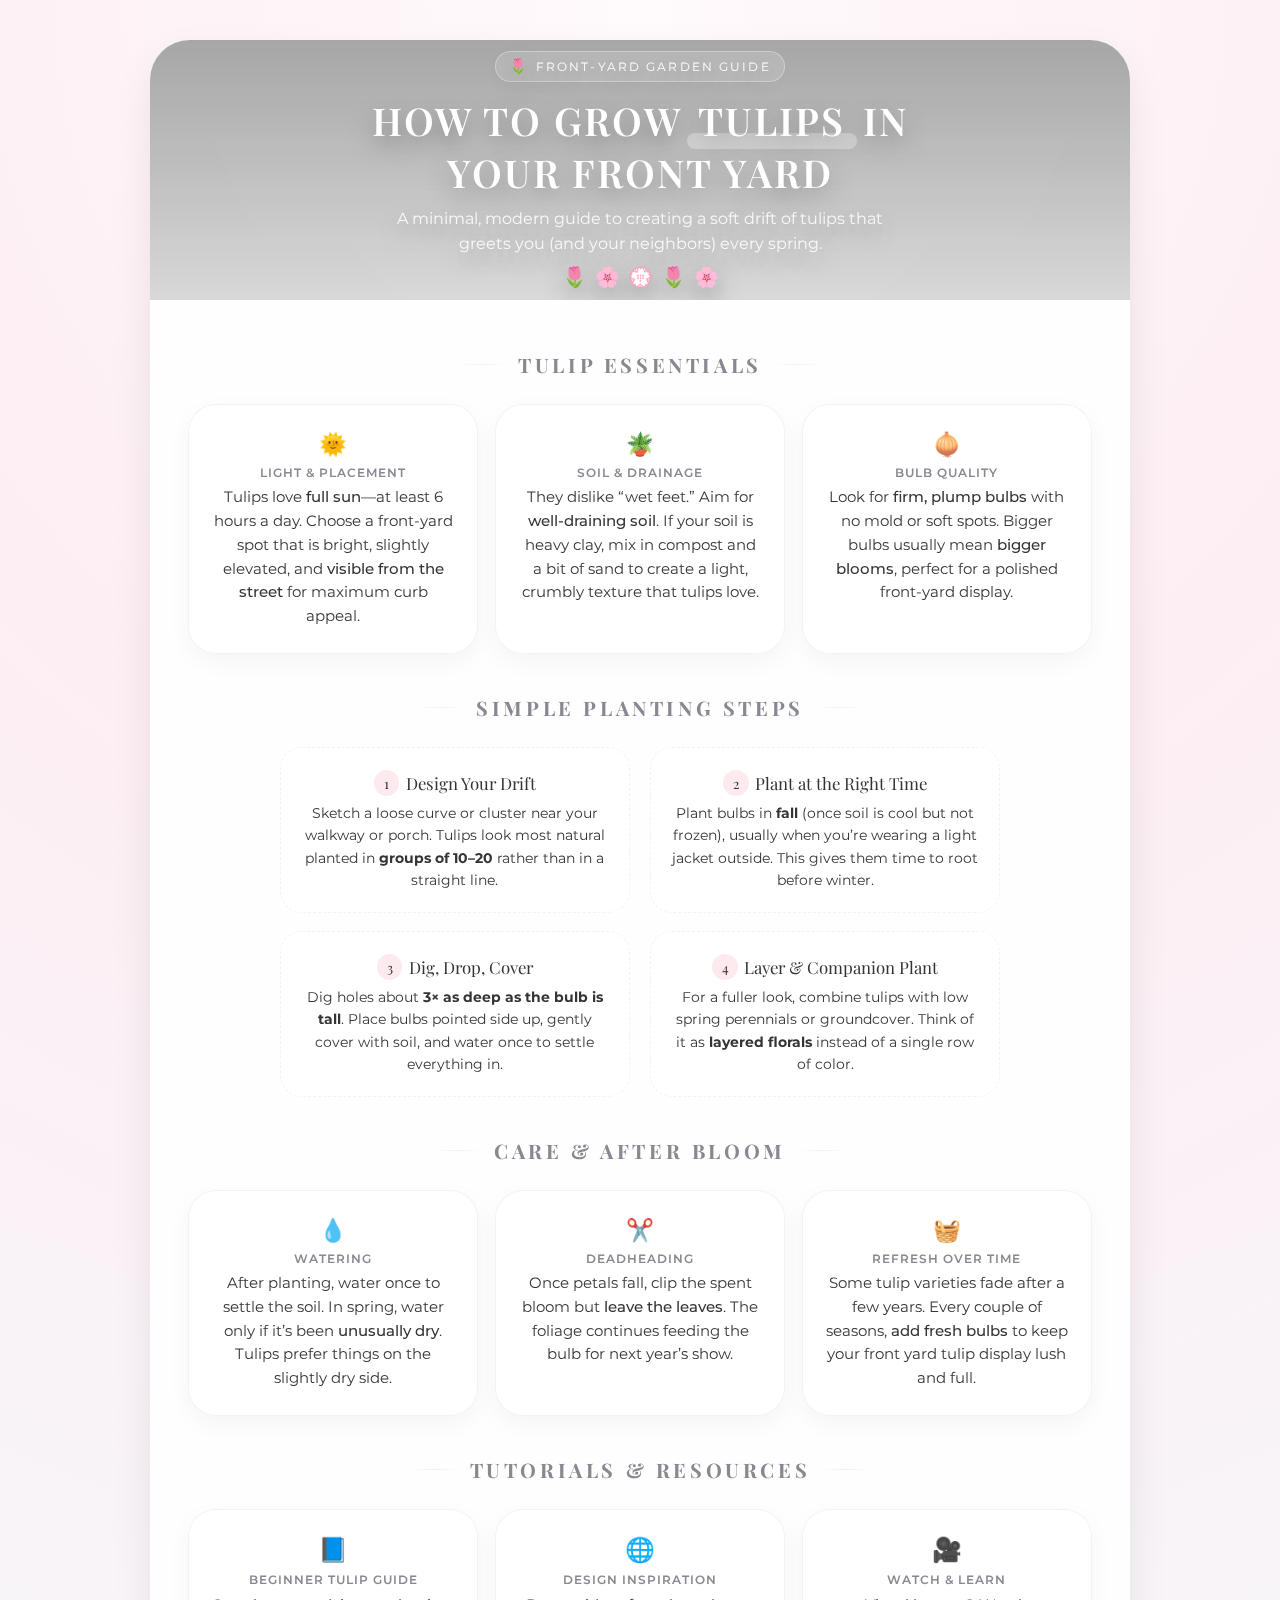
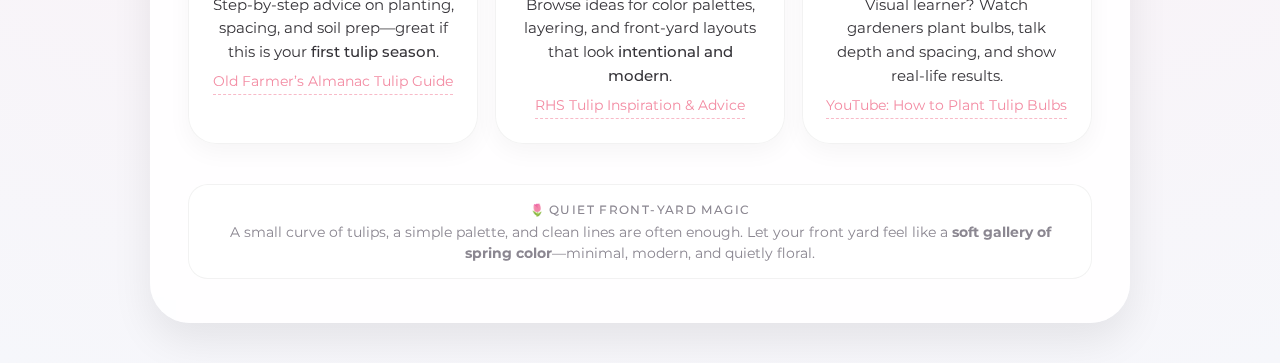
<file: html/flowers.html>
<!DOCTYPE html>
<html lang="en">
<head>
  <meta charset="UTF-8" />
  <title>Growing Tulips in Your Front Yard</title>
  <meta name="viewport" content="width=device-width, initial-scale=1" />

  <!-- Google Fonts -->
  <link href="https://fonts.googleapis.com/css2?family=Playfair+Display:wght@500;700&family=Montserrat:wght@300;400;500&display=swap" rel="stylesheet" />

  <style>
    :root {
      --bg: #fdf7f9;
      --accent: #f38ca3;
      --accent-soft: rgba(243, 140, 163, 0.18);
      --text: #353338;
      --muted: #8b8791;
      --card-bg: rgba(255, 255, 255, 0.95);
      --border-soft: rgba(0, 0, 0, 0.05);
      --shadow-soft: 0 18px 40px rgba(0, 0, 0, 0.08);
      --radius-xl: 28px;
    }

    * {
      box-sizing: border-box;
      margin: 0;
      padding: 0;
    }

    body {
      font-family: "Montserrat", system-ui, -apple-system, BlinkMacSystemFont, "Segoe UI", sans-serif;
      background: radial-gradient(circle at top, #fffafc 0%, #fdeef3 40%, #f6f7fb 100%);
      color: var(--text);
      text-align: center;
      min-height: 100vh;
      display: flex;
      justify-content: center;
      align-items: center;
      padding: 2.5rem 1.5rem;
    }

    .page {
      max-width: 980px;
      width: 100%;
      border-radius: 40px;
      overflow: hidden;
      box-shadow: var(--shadow-soft);
      background: rgba(255, 255, 255, 0.9);
      backdrop-filter: blur(10px);
    }

    .inner {
      padding: 2.6rem 2.4rem 2.8rem;
      display: flex;
      flex-direction: column;
      gap: 2.5rem;
    }

    /* HERO HEADER WITH TULIP IMAGE */
    .hero {
      position: relative;
      height: 260px;
      display: flex;
      align-items: center;
      justify-content: center;
      color: #fff;
      text-shadow: 0 10px 25px rgba(0, 0, 0, 0.35);
      overflow: hidden;
    }

    .hero-media {
      position: absolute;
      inset: 0;
      background-image: url("https://images.pexels.com/photos/36764/spring-tulips-flowers-nature.jpg?auto=compress&cs=tinysrgb&w=1600");
      background-size: cover;
      background-position: center;
      filter: brightness(0.7);
      transform: scale(1.02);
    }

    .hero::before {
      content: "";
      position: absolute;
      inset: 0;
      background: linear-gradient(to bottom, rgba(0, 0, 0, 0.35), rgba(0, 0, 0, 0.15));
      mix-blend-mode: multiply;
    }

    .hero-content {
      position: relative;
      z-index: 1;
      max-width: 640px;
      padding: 1.5rem 2rem;
    }

    .pill {
      display: inline-flex;
      align-items: center;
      justify-content: center;
      gap: 0.4rem;
      padding: 0.35rem 0.85rem;
      border-radius: 999px;
      background: rgba(255, 255, 255, 0.15);
      border: 1px solid rgba(255, 255, 255, 0.32);
      font-size: 0.78rem;
      letter-spacing: 0.17em;
      text-transform: uppercase;
      margin-bottom: 0.75rem;
    }

    .pill .icon {
      font-size: 0.9rem;
    }

    h1 {
      font-family: "Playfair Display", "Times New Roman", serif;
      font-size: clamp(2.2rem, 3vw, 2.8rem);
      letter-spacing: 0.06em;
      text-transform: uppercase;
      font-weight: 600;
      margin-bottom: 0.5rem;
    }

    h1 span.highlight {
      position: relative;
      display: inline-block;
      padding: 0 0.15em;
    }

    h1 span.highlight::after {
      content: "";
      position: absolute;
      inset: 75% -5px -3px;
      background: rgba(255, 255, 255, 0.32);
      border-radius: 999px;
      z-index: -1;
    }

    .subtitle {
      font-size: 0.98rem;
      color: rgba(255, 255, 255, 0.88);
      max-width: 540px;
      margin: 0 auto;
      line-height: 1.6;
    }

    .hero-icons {
      display: flex;
      justify-content: center;
      gap: 0.5rem;
      font-size: 1.25rem;
      margin-top: 0.6rem;
    }

    /* MAIN CONTENT */
    .content {
      display: flex;
      flex-direction: column;
      gap: 2.5rem;
      margin-top: 0.6rem;
    }

    section {
      display: flex;
      flex-direction: column;
      gap: 1.6rem;
    }

    .section-title {
      font-family: "Playfair Display", "Times New Roman", serif;
      font-size: 1.25rem;
      text-transform: uppercase;
      letter-spacing: 0.18em;
      color: var(--muted);
      display: inline-flex;
      align-items: center;
      justify-content: center;
      gap: 0.7rem;
    }

    .section-title::before,
    .section-title::after {
      content: "";
      height: 1px;
      width: 48px;
      background: linear-gradient(to right, transparent, var(--accent-soft), transparent);
    }

    .cards {
      display: grid;
      grid-template-columns: repeat(auto-fit, minmax(230px, 1fr));
      gap: 1.1rem;
    }

    .card {
      background: var(--card-bg);
      border-radius: var(--radius-xl);
      padding: 1.6rem 1.4rem 1.5rem;
      border: 1px solid var(--border-soft);
      box-shadow: 0 8px 24px rgba(0, 0, 0, 0.04);
      position: relative;
      overflow: hidden;
    }

    .card::before {
      content: "";
      position: absolute;
      inset: -40%;
      background-image: url("https://images.pexels.com/photos/3520962/pexels-photo-3520962.jpeg?auto=compress&cs=tinysrgb&w=800");
      background-size: cover;
      background-position: center;
      opacity: 0.06;
      mix-blend-mode: soft-light;
      pointer-events: none;
    }

    .card-inner {
      position: relative;
      z-index: 1;
    }

    .card-icon {
      font-size: 1.4rem;
      margin-bottom: 0.4rem;
    }

    .card-title {
      font-weight: 600;
      margin-bottom: 0.4rem;
      letter-spacing: 0.08em;
      text-transform: uppercase;
      font-size: 0.78rem;
      color: var(--muted);
    }

    .card-text {
      font-size: 0.93rem;
      line-height: 1.6;
    }

    .card-text strong {
      font-weight: 500;
    }

    /* LINKS INSIDE CARDS */
    .card-text a {
      display: inline-block;
      margin-top: 0.3rem;
      font-size: 0.9rem;
      text-decoration: none;
      color: var(--accent);
      border-bottom: 1px dashed rgba(243, 140, 163, 0.6);
      padding-bottom: 0.1rem;
    }

    .card-text a:hover {
      border-bottom-style: solid;
    }

    /* SIMPLE PLANTING STEPS – SYMMETRIC 2x2 GRID */
    .steps-wrapper {
      max-width: 720px;
      margin: 0 auto;
    }

    .steps {
      display: grid;
      grid-template-columns: repeat(2, minmax(0, 1fr));
      gap: 1.1rem 1.3rem;
      align-items: stretch;
    }

    .step {
      background: var(--card-bg);
      border-radius: 22px;
      padding: 1.4rem 1.3rem 1.3rem;
      border: 1px dashed var(--border-soft);
      display: flex;
      flex-direction: column;
      justify-content: center;
      min-height: 150px;
    }

    .step-number {
      font-family: "Playfair Display", "Times New Roman", serif;
      font-size: 1.05rem;
      margin-bottom: 0.4rem;
      display: flex;
      align-items: center;
      justify-content: center;
      gap: 0.4rem;
    }

    .step-number span {
      display: inline-flex;
      align-items: center;
      justify-content: center;
      width: 1.6rem;
      height: 1.6rem;
      border-radius: 999px;
      background: var(--accent-soft);
      font-size: 0.85rem;
    }

    .step-text {
      font-size: 0.9rem;
      line-height: 1.55;
      color: var(--text);
    }

    /* TUTORIAL / RESOURCE CARDS */
    .tutorial-icon {
      font-size: 1.5rem;
      margin-bottom: 0.5rem;
    }

    /* FOOTER NOTE */
    footer {
      border-radius: 20px;
      padding: 1.1rem 1rem 0.9rem;
      background: rgba(255, 255, 255, 0.96);
      border: 1px solid var(--border-soft);
      font-size: 0.85rem;
      display: flex;
      flex-direction: column;
      gap: 0.35rem;
      color: var(--muted);
    }

    footer .note-label {
      font-weight: 500;
      letter-spacing: 0.12em;
      text-transform: uppercase;
      font-size: 0.72rem;
    }

    footer .note-label .icon {
      margin-right: 0.25rem;
    }

    footer p {
      line-height: 1.5;
    }

    /* RESPONSIVE */
    @media (max-width: 768px) {
      .inner {
        padding: 2.2rem 1.6rem 2.2rem;
      }
      .steps {
        grid-template-columns: 1fr;
      }
    }

    @media (max-width: 640px) {
      .hero {
        height: 230px;
      }
      .hero-content {
        padding: 1.3rem 1.4rem;
      }
      .cards {
        grid-template-columns: 1fr;
      }
    }

  </style>
</head>
<body>
  <main class="page">
    <!-- HERO HEADER WITH TULIP IMAGE -->
    <header class="hero">
      <div class="hero-media" aria-hidden="true"></div>
      <div class="hero-content">
        <div class="pill">
          <span class="icon">🌷</span>
          FRONT-YARD GARDEN GUIDE
        </div>
        <h1>
          How to Grow
          <span class="highlight">Tulips</span>
          in Your Front Yard
        </h1>
        <p class="subtitle">
          A minimal, modern guide to creating a soft drift of tulips that greets you (and your neighbors) every spring.
        </p>
        <div class="hero-icons">
          <span>🌷</span><span>🌸</span><span>💮</span><span>🌷</span><span>🌸</span>
        </div>
      </div>
    </header>

    <div class="inner">
      <div class="content">

        <!-- TULIP ESSENTIALS -->
        <section aria-labelledby="essentials">
          <h2 id="essentials" class="section-title">
            Tulip Essentials
          </h2>

          <div class="cards">
            <article class="card">
              <div class="card-inner">
                <div class="card-icon">🌞</div>
                <div class="card-title">Light &amp; Placement</div>
                <p class="card-text">
                  Tulips love <strong>full sun</strong>—at least 6 hours a day. Choose a front-yard spot that is
                  bright, slightly elevated, and <strong>visible from the street</strong> for maximum curb appeal.
                </p>
              </div>
            </article>

            <article class="card">
              <div class="card-inner">
                <div class="card-icon">🪴</div>
                <div class="card-title">Soil &amp; Drainage</div>
                <p class="card-text">
                  They dislike “wet feet.” Aim for <strong>well-draining soil</strong>. If your soil is heavy clay,
                  mix in compost and a bit of sand to create a light, crumbly texture that tulips love.
                </p>
              </div>
            </article>

            <article class="card">
              <div class="card-inner">
                <div class="card-icon">🧅</div>
                <div class="card-title">Bulb Quality</div>
                <p class="card-text">
                  Look for <strong>firm, plump bulbs</strong> with no mold or soft spots. Bigger bulbs usually mean
                  <strong>bigger blooms</strong>, perfect for a polished front-yard display.
                </p>
              </div>
            </article>
          </div>
        </section>

        <!-- SYMMETRIC SIMPLE PLANTING STEPS -->
        <section aria-labelledby="steps">
          <h2 id="steps" class="section-title">
            Simple Planting Steps
          </h2>

          <div class="steps-wrapper">
            <div class="steps">
              <div class="step">
                <div class="step-number">
                  <span>1</span> Design Your Drift
                </div>
                <p class="step-text">
                  Sketch a loose curve or cluster near your walkway or porch. Tulips look most natural planted in
                  <strong>groups of 10–20</strong> rather than in a straight line.
                </p>
              </div>

              <div class="step">
                <div class="step-number">
                  <span>2</span> Plant at the Right Time
                </div>
                <p class="step-text">
                  Plant bulbs in <strong>fall</strong> (once soil is cool but not frozen), usually when you’re wearing
                  a light jacket outside. This gives them time to root before winter.
                </p>
              </div>

              <div class="step">
                <div class="step-number">
                  <span>3</span> Dig, Drop, Cover
                </div>
                <p class="step-text">
                  Dig holes about <strong>3× as deep as the bulb is tall</strong>. Place bulbs pointed side up, gently
                  cover with soil, and water once to settle everything in.
                </p>
              </div>

              <div class="step">
                <div class="step-number">
                  <span>4</span> Layer &amp; Companion Plant
                </div>
                <p class="step-text">
                  For a fuller look, combine tulips with low spring perennials or groundcover. Think of it as
                  <strong>layered florals</strong> instead of a single row of color.
                </p>
              </div>
            </div>
          </div>
        </section>

        <!-- CARE & AFTER BLOOM -->
        <section aria-labelledby="care">
          <h2 id="care" class="section-title">
            Care &amp; After Bloom
          </h2>

          <div class="cards">
            <article class="card">
              <div class="card-inner">
                <div class="card-icon">💧</div>
                <div class="card-title">Watering</div>
                <p class="card-text">
                  After planting, water once to settle the soil. In spring, water only if it’s been
                  <strong>unusually dry</strong>. Tulips prefer things on the slightly dry side.
                </p>
              </div>
            </article>

            <article class="card">
              <div class="card-inner">
                <div class="card-icon">✂️</div>
                <div class="card-title">Deadheading</div>
                <p class="card-text">
                  Once petals fall, clip the spent bloom but <strong>leave the leaves</strong>. The foliage continues
                  feeding the bulb for next year’s show.
                </p>
              </div>
            </article>

            <article class="card">
              <div class="card-inner">
                <div class="card-icon">🧺</div>
                <div class="card-title">Refresh Over Time</div>
                <p class="card-text">
                  Some tulip varieties fade after a few years. Every couple of seasons, <strong>add fresh bulbs</strong>
                  to keep your front yard tulip display lush and full.
                </p>
              </div>
            </article>
          </div>
        </section>

        <!-- TUTORIALS & RESOURCES SECTION WITH LINKS -->
        <section aria-labelledby="tutorials">
          <h2 id="tutorials" class="section-title">
            Tutorials &amp; Resources
          </h2>

          <div class="cards">
            <article class="card">
              <div class="card-inner">
                <div class="tutorial-icon">📘</div>
                <div class="card-title">Beginner Tulip Guide</div>
                <p class="card-text">
                  Step-by-step advice on planting, spacing, and soil prep—great if this is your
                  <strong>first tulip season</strong>.
                  <a href="https://www.almanac.com/plant/tulips" target="_blank" rel="noopener">
                    Old Farmer’s Almanac Tulip Guide
                  </a>
                </p>
              </div>
            </article>

            <article class="card">
              <div class="card-inner">
                <div class="tutorial-icon">🌐</div>
                <div class="card-title">Design Inspiration</div>
                <p class="card-text">
                  Browse ideas for color palettes, layering, and front-yard layouts that look
                  <strong>intentional and modern</strong>.
                  <a href="https://www.rhs.org.uk/plants/tulips" target="_blank" rel="noopener">
                    RHS Tulip Inspiration &amp; Advice
                  </a>
                </p>
              </div>
            </article>

            <article class="card">
              <div class="card-inner">
                <div class="tutorial-icon">🎥</div>
                <div class="card-title">Watch &amp; Learn</div>
                <p class="card-text">
                  Visual learner? Watch gardeners plant bulbs, talk depth and spacing, and show real-life results.
                  <a href="https://www.youtube.com/results?search_query=how+to+plant+tulip+bulbs" target="_blank" rel="noopener">
                    YouTube: How to Plant Tulip Bulbs
                  </a>
                </p>
              </div>
            </article>
          </div>
        </section>

        <!-- FOOTER NOTE -->
        <footer>
          <div class="note-label">
            <span class="icon">🌷</span>Quiet Front-Yard Magic
          </div>
          <p>
            A small curve of tulips, a simple palette, and clean lines are often enough.
            Let your front yard feel like a <strong>soft gallery of spring color</strong>—minimal, modern, and quietly floral.
          </p>
        </footer>
      </div>
    </div>
  </main>
</body>
</html>
</file>
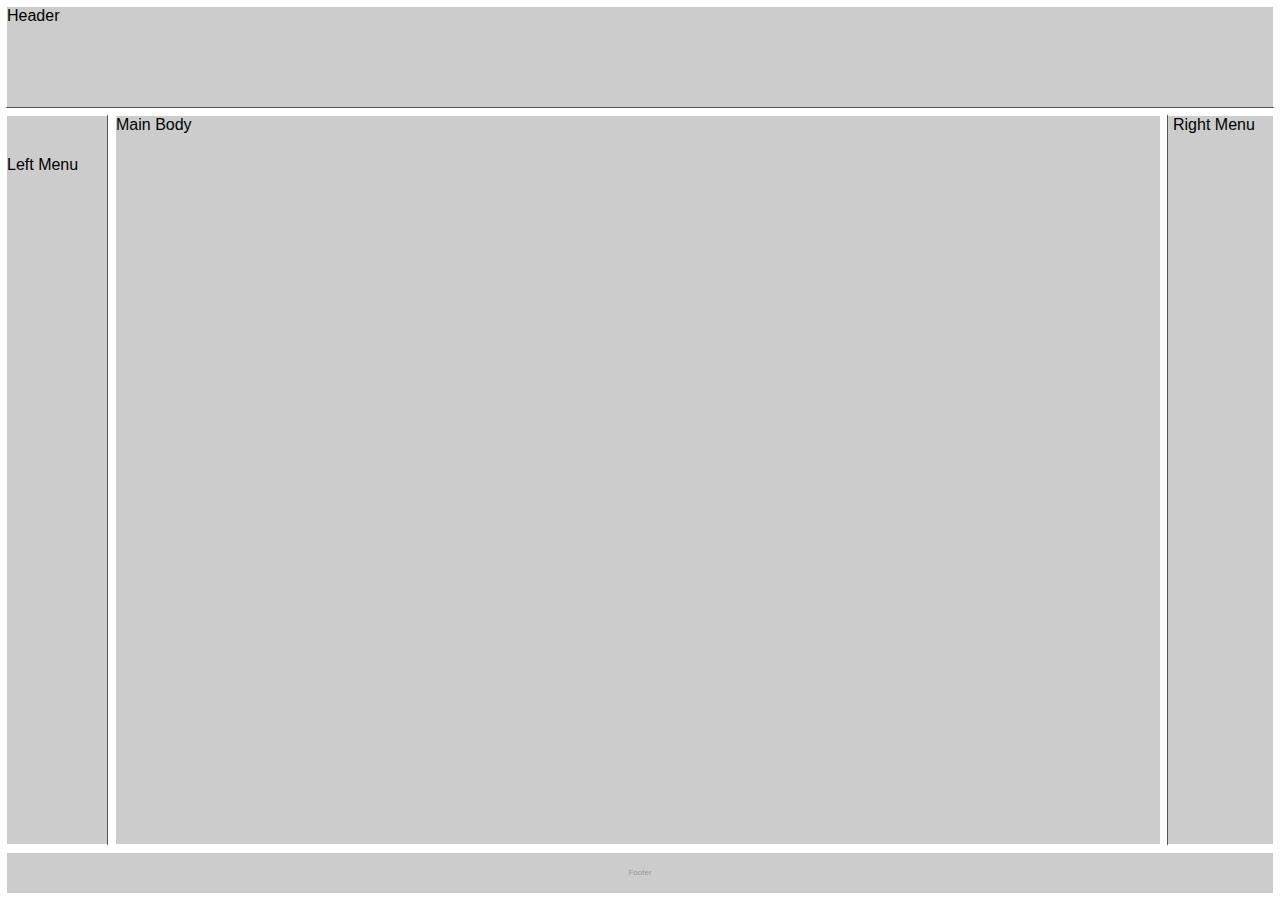
<file: html/layout.html>
<!DOCTYPE html>
<html lang="en">
<head>
    <meta charset="UTF-8">
    <meta name="viewport" content="width=device-width, initial-scale=1.0">
    <title>Layout Template</title>
    <link rel="stylesheet" href="../Styles/layoutstyles.css">
</head>
<body>
    <div class="common header">Header</div>
    <div class="common leftmenu">Left Menu</div>
    <div class="common mainbody">Main Body</div>
    <div class="common rightmenu">Right Menu</div>
    <div class="common footer">Footer</div>
</body>
</html>
</file>
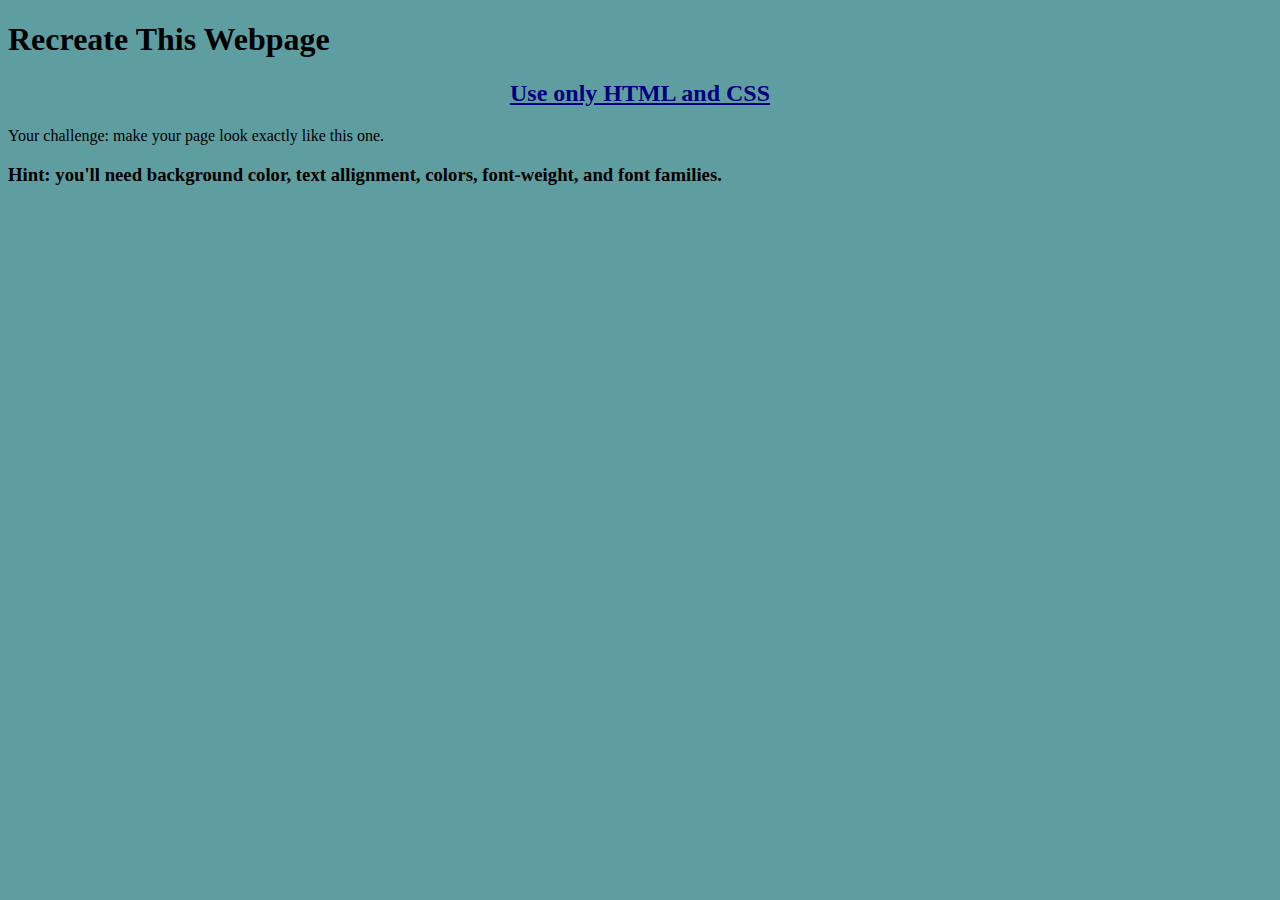
<file: html/newspage.html>
<!DOCTYPE html>
<html lang="en">
<head>
    <meta charset="UTF-8">
    <meta name="viewport" content="width=device-width, initial-scale=1.0">
    <title>Document</title>
    <link rel="stylesheet" href="../Styles/newstyle.css">
</head>
<body>
    <h1>Recreate This Webpage</h1>
    <h2>Use only HTML and CSS</h2>
    <p>Your challenge: make your page look exactly like this one.</p>
    <h3>Hint: you'll need background color, text allignment, colors, font-weight, and font families.</h3>
</body>
</html>
</file>
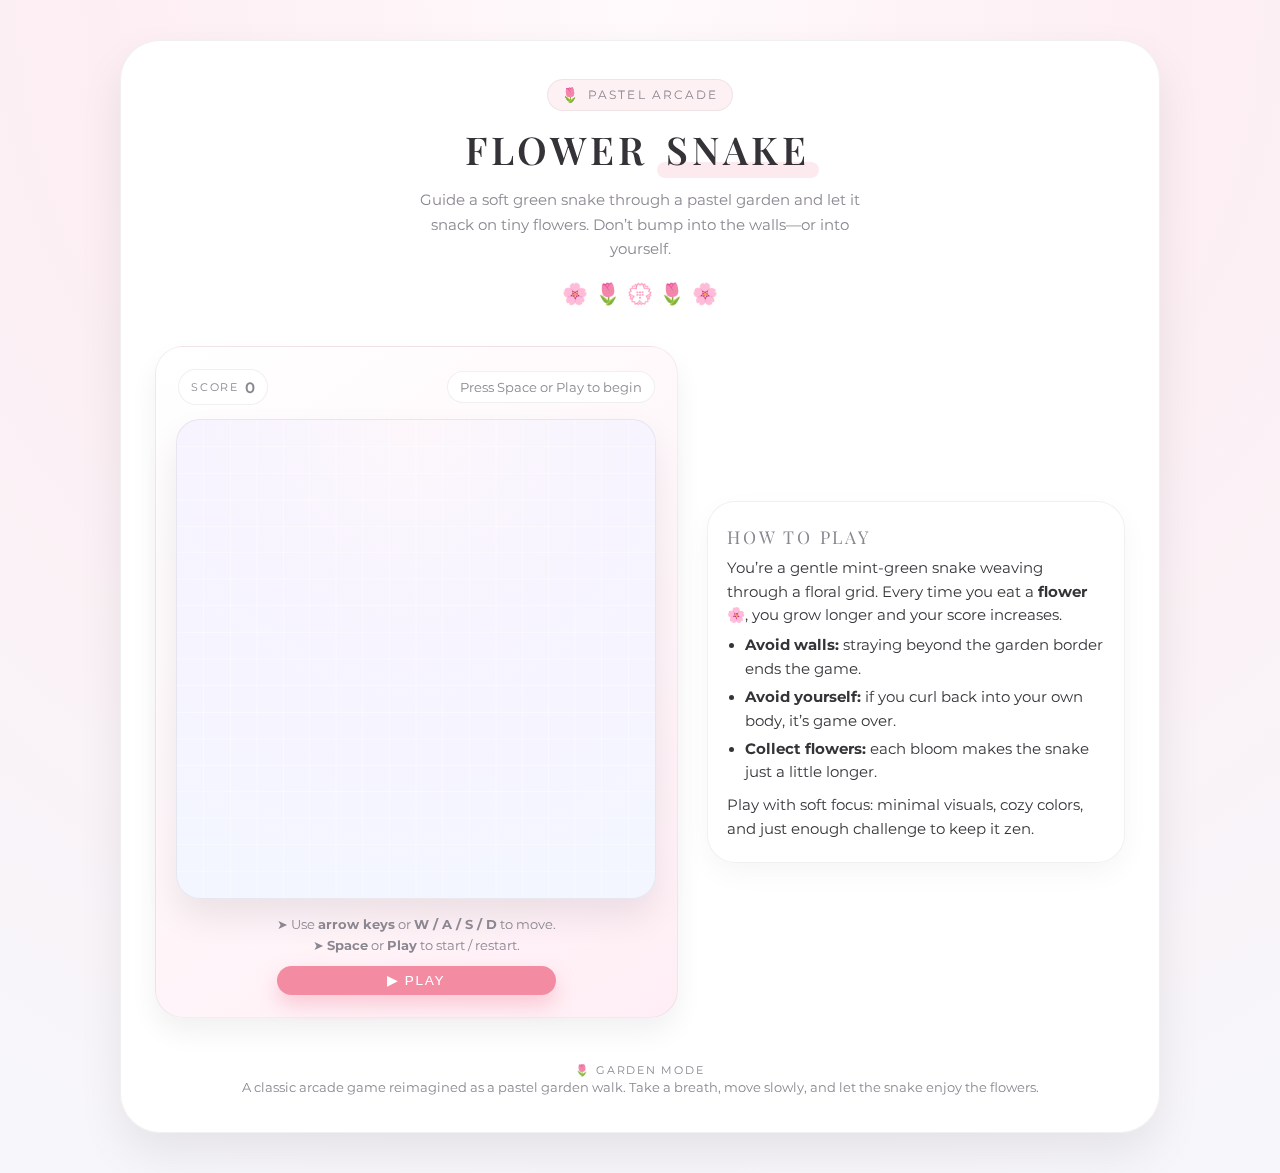
<file: html/snake.html>
<!DOCTYPE html>
<html lang="en">
<head>
  <meta charset="UTF-8" />
  <title>Flower Snake Game</title>
  <meta name="viewport" content="width=device-width, initial-scale=1" />

  <!-- Google Fonts -->
  <link href="https://fonts.googleapis.com/css2?family=Playfair+Display:wght@500;700&family=Montserrat:wght@300;400;500&display=swap" rel="stylesheet" />

  <style>
    :root {
      --bg: #fdf7f9;
      --accent: #f38ca3;
      --accent-soft: rgba(243, 140, 163, 0.18);
      --accent-green: #8ac7a8;
      --text: #353338;
      --muted: #8b8791;
      --card-bg: rgba(255, 255, 255, 0.96);
      --border-soft: rgba(0, 0, 0, 0.06);
      --shadow-soft: 0 20px 45px rgba(0, 0, 0, 0.08);
      --radius-xl: 28px;
    }

    * {
      box-sizing: border-box;
      margin: 0;
      padding: 0;
    }

    body {
      font-family: "Montserrat", system-ui, -apple-system, BlinkMacSystemFont, "Segoe UI", sans-serif;
      background: radial-gradient(circle at top, #fffafc 0%, #fdeef3 40%, #f6f7fb 100%);
      color: var(--text);
      min-height: 100vh;
      display: flex;
      justify-content: center;
      align-items: center;
      padding: 2.5rem 1.5rem;
      text-align: center;
    }

    main.page {
      max-width: 1040px; /* slightly wider */
      width: 100%;
      border-radius: 40px;
      overflow: hidden;
      box-shadow: var(--shadow-soft);
      background: var(--card-bg);
      backdrop-filter: blur(10px);
      border: 1px solid var(--border-soft);
    }

    .inner {
      padding: 2.4rem 2.1rem 2.3rem;
      display: flex;
      flex-direction: column;
      gap: 2rem;
    }

    header {
      display: flex;
      flex-direction: column;
      gap: 0.8rem;
    }

    .pill {
      display: inline-flex;
      align-items: center;
      justify-content: center;
      gap: 0.4rem;
      padding: 0.35rem 0.85rem;
      border-radius: 999px;
      background: rgba(243, 140, 163, 0.12);
      border: 1px solid var(--border-soft);
      font-size: 0.78rem;
      letter-spacing: 0.17em;
      text-transform: uppercase;
      color: var(--muted);
      margin-inline: auto;
    }

    .pill .icon {
      font-size: 0.9rem;
    }

    h1 {
      font-family: "Playfair Display", "Times New Roman", serif;
      font-size: clamp(2.1rem, 3vw, 2.6rem);
      letter-spacing: 0.1em;
      text-transform: uppercase;
      font-weight: 600;
    }

    h1 span.highlight {
      position: relative;
      display: inline-block;
      padding: 0 0.15em;
    }

    h1 span.highlight::after {
      content: "";
      position: absolute;
      inset: 75% -4px -3px;
      background: var(--accent-soft);
      border-radius: 999px;
      z-index: -1;
    }

    .subtitle {
      font-size: 0.96rem;
      color: var(--muted);
      max-width: 480px;
      margin: 0 auto;
      line-height: 1.6;
    }

    .hero-icons {
      display: flex;
      justify-content: center;
      gap: 0.4rem;
      font-size: 1.3rem;
      margin-top: 0.4rem;
    }

    .layout {
      display: grid;
      grid-template-columns: minmax(0, 1.25fr) minmax(0, 1fr);
      gap: 1.8rem;
      align-items: center;
      margin-top: 0.5rem;
    }

    @media (max-width: 820px) {
      .layout {
        grid-template-columns: 1fr;
      }
    }

    .game-shell {
      background: linear-gradient(145deg, #fff, #ffeef5);
      padding: 1.4rem;
      border-radius: var(--radius-xl);
      border: 1px solid var(--border-soft);
      box-shadow: 0 14px 28px rgba(0, 0, 0, 0.06);
      display: flex;
      flex-direction: column;
      gap: 0.9rem;
      align-items: center;
      justify-content: center;
    }

    .game-header {
      display: flex;
      justify-content: space-between;
      align-items: center;
      width: 100%;
      gap: 0.75rem;
      font-size: 0.9rem;
      color: var(--muted);
    }

    .score-box,
    .status-box {
      padding: 0.45rem 0.75rem;
      border-radius: 999px;
      border: 1px solid var(--border-soft);
      background: rgba(255, 255, 255, 0.9);
      display: inline-flex;
      align-items: center;
      gap: 0.4rem;
      white-space: nowrap;
    }

    .score-label {
      letter-spacing: 0.16em;
      text-transform: uppercase;
      font-size: 0.7rem;
    }

    .score-value {
      font-weight: 600;
      font-size: 0.95rem;
    }

    .status-text {
      font-size: 0.8rem;
    }

    canvas {
      background: radial-gradient(circle at top, #fdf7fb 0%, #f7f4ff 40%, #f3f6ff 100%);
      border-radius: 24px;
      border: 1px solid var(--border-soft);
      box-shadow: 0 18px 35px rgba(0, 0, 0, 0.08);
      image-rendering: pixelated;
    }

    .controls {
      display: flex;
      flex-direction: column;
      gap: 0.4rem;
      font-size: 0.8rem;
      color: var(--muted);
      margin-top: 0.2rem;
    }

    .controls span {
      display: block;
    }

    .btn {
      margin-top: 0.4rem;
      display: inline-flex;
      align-items: center;
      justify-content: center;
      gap: 0.3rem;
      padding: 0.4rem 0.9rem;
      border-radius: 999px;
      border: none;
      background: var(--accent);
      color: white;
      font-size: 0.85rem;
      letter-spacing: 0.12em;
      text-transform: uppercase;
      cursor: pointer;
      box-shadow: 0 10px 20px rgba(243, 140, 163, 0.4);
      transition: transform 0.08s ease, box-shadow 0.08s ease, filter 0.08s ease;
    }

    .btn:hover {
      transform: translateY(-1px);
      box-shadow: 0 14px 26px rgba(243, 140, 163, 0.45);
      filter: brightness(1.03);
    }

    .btn:active {
      transform: translateY(1px);
      box-shadow: 0 8px 16px rgba(243, 140, 163, 0.3);
    }

    .info-card {
      text-align: left;
      padding: 1.3rem 1.2rem;
      border-radius: var(--radius-xl);
      border: 1px solid var(--border-soft);
      background: rgba(255, 255, 255, 0.9);
      box-shadow: 0 10px 28px rgba(0, 0, 0, 0.04);
      font-size: 0.92rem;
      line-height: 1.6;
      position: relative;
      overflow: hidden;
    }

    .info-card::before {
      content: "";
      position: absolute;
      inset: -30%;
      background-image: url("https://images.pexels.com/photos/3520962/pexels-photo-3520962.jpeg?auto=compress&cs=tinysrgb&w=800");
      background-size: cover;
      background-position: center;
      opacity: 0.06;
      mix-blend-mode: soft-light;
      pointer-events: none;
    }

    .info-inner {
      position: relative;
      z-index: 1;
    }

    .info-title {
      font-family: "Playfair Display", "Times New Roman", serif;
      font-size: 1.1rem;
      letter-spacing: 0.16em;
      text-transform: uppercase;
      color: var(--muted);
      margin-bottom: 0.4rem;
    }

    .info-points {
      margin-top: 0.4rem;
    }

    .info-points li {
      margin-left: 1.1rem;
      margin-top: 0.28rem;
    }

    footer {
      margin-top: 0.8rem;
      font-size: 0.8rem;
      color: var(--muted);
    }

    footer .note-label {
      letter-spacing: 0.16em;
      text-transform: uppercase;
      font-size: 0.7rem;
      margin-bottom: 0.2rem;
    }

    /* Bigger game on desktop, smaller on mobile */
    @media (max-width: 640px) {
      .inner {
        padding: 2rem 1.4rem 2rem;
      }

      canvas {
        width: 320px;
        height: 320px;
      }
    }

    @media (min-width: 641px) {
      canvas {
        width: 480px;
        height: 480px;
      }
    }
  </style>
</head>
<body>
  <main class="page">
    <div class="inner">
      <header>
        <div class="pill">
          <span class="icon">🌷</span> PASTEL ARCADE
        </div>
        <h1>
          Flower <span class="highlight">Snake</span>
        </h1>
        <p class="subtitle">
          Guide a soft green snake through a pastel garden and let it snack on tiny flowers.
          Don’t bump into the walls—or into yourself.
        </p>
        <div class="hero-icons">
          <span>🌸</span><span>🌷</span><span>💮</span><span>🌷</span><span>🌸</span>
        </div>
      </header>

      <div class="layout">
        <!-- GAME AREA -->
        <section class="game-shell" aria-label="Flower Snake Game">
          <div class="game-header">
            <div class="score-box">
              <span class="score-label">Score</span>
              <span class="score-value" id="score">0</span>
            </div>
            <div class="status-box">
              <span class="status-text" id="status">Press Space or Click Play</span>
            </div>
          </div>

          <!-- BIGGER CANVAS -->
          <canvas id="gameCanvas" width="480" height="480" aria-label="Snake game board"></canvas>

          <div class="controls">
            <span>➤ Use <strong>arrow keys</strong> or <strong>W / A / S / D</strong> to move.</span>
            <span>➤ <strong>Space</strong> or <strong>Play</strong> to start / restart.</span>
            <button class="btn" id="playButton">
              <span>▶</span> Play
            </button>
          </div>
        </section>

        <!-- INFO / FLAVOR TEXT -->
        <aside class="info-card" aria-label="How to play">
          <div class="info-inner">
            <div class="info-title">How to Play</div>
            <p>
              You’re a gentle mint-green snake weaving through a floral grid.
              Every time you eat a <strong>flower</strong> 🌸, you grow longer and your score increases.
            </p>
            <ul class="info-points">
              <li><strong>Avoid walls:</strong> straying beyond the garden border ends the game.</li>
              <li><strong>Avoid yourself:</strong> if you curl back into your own body, it’s game over.</li>
              <li><strong>Collect flowers:</strong> each bloom makes the snake just a little longer.</li>
            </ul>
            <p class="info-points" style="margin-top:0.6rem;">
              Play with soft focus: minimal visuals, cozy colors, and just enough challenge to keep it zen.
            </p>
          </div>
        </aside>
      </div>

      <footer>
        <div class="note-label">🌷 Garden Mode</div>
        <p>
          A classic arcade game reimagined as a pastel garden walk.
          Take a breath, move slowly, and let the snake enjoy the flowers.
        </p>
      </footer>
    </div>
  </main>

  <script>
    const canvas = document.getElementById("gameCanvas");
    const ctx = canvas.getContext("2d");
    const scoreEl = document.getElementById("score");
    const statusEl = document.getElementById("status");
    const playBtn = document.getElementById("playButton");

    const tileCount = 18; // grid 18x18
    const tileSize = canvas.width / tileCount;

    let snake;
    let direction;
    let nextDirection;
    let flower;
    let score;
    let gameLoopId = null;
    let gameOver = false;
    const flowerEmoji = "🌸";

    function initGame() {
      const startX = Math.floor(tileCount / 2);
      const startY = Math.floor(tileCount / 2);

      snake = [
        { x: startX, y: startY },
        { x: startX - 1, y: startY },
        { x: startX - 2, y: startY }
      ];
      direction = { x: 1, y: 0 };
      nextDirection = { x: 1, y: 0 };
      score = 0;
      gameOver = false;

      scoreEl.textContent = score;
      statusEl.textContent = "Collect flowers, avoid walls & yourself";
      spawnFlower();
      if (gameLoopId) {
        clearInterval(gameLoopId);
      }
      gameLoopId = setInterval(gameTick, 130);
      draw();
    }

    function spawnFlower() {
      let newFlower;
      let collision;
      do {
        collision = false;
        newFlower = {
          x: Math.floor(Math.random() * tileCount),
          y: Math.floor(Math.random() * tileCount)
        };
        // avoid spawning inside the snake
        for (const segment of snake) {
          if (segment.x === newFlower.x && segment.y === newFlower.y) {
            collision = true;
            break;
          }
        }
      } while (collision);
      flower = newFlower;
    }

    function setDirection(dx, dy) {
      // prevent reversing directly
      if (dx === -direction.x && dy === -direction.y) return;
      nextDirection = { x: dx, y: dy };
    }

    function gameTick() {
      if (gameOver) return;

      direction = nextDirection;

      const head = snake[0];
      const newHead = {
        x: head.x + direction.x,
        y: head.y + direction.y
      };

      // wall collision
      if (
        newHead.x < 0 ||
        newHead.x >= tileCount ||
        newHead.y < 0 ||
        newHead.y >= tileCount
      ) {
        endGame();
        return;
      }

      // self collision
      for (const segment of snake) {
        if (segment.x === newHead.x && segment.y === newHead.y) {
          endGame();
          return;
        }
      }

      snake.unshift(newHead);

      // flower collision
      if (newHead.x === flower.x && newHead.y === flower.y) {
        score += 1;
        scoreEl.textContent = score;
        spawnFlower();
      } else {
        snake.pop(); // move forward
      }

      draw();
    }

    function endGame() {
      gameOver = true;
      statusEl.textContent = "Game over — press Space or Play to restart";
      if (gameLoopId) {
        clearInterval(gameLoopId);
        gameLoopId = null;
      }
      drawGameOverOverlay();
    }

    function drawGrid() {
      ctx.clearRect(0, 0, canvas.width, canvas.height);

      // soft grid
      ctx.strokeStyle = "rgba(255, 255, 255, 0.45)";
      ctx.lineWidth = 1;

      for (let i = 1; i < tileCount; i++) {
        const pos = i * tileSize;
        // vertical
        ctx.beginPath();
        ctx.moveTo(pos, 0);
        ctx.lineTo(pos, canvas.height);
        ctx.stroke();
        // horizontal
        ctx.beginPath();
        ctx.moveTo(0, pos);
        ctx.lineTo(canvas.width, pos);
        ctx.stroke();
      }
    }

    function drawSnake() {
      // gradient-like body
      snake.forEach((segment, index) => {
        const ratio = index / Math.max(1, snake.length - 1);
        const baseGreen = 200;
        const green = baseGreen + Math.round((255 - baseGreen) * ratio);
        ctx.fillStyle = `rgba(138, ${green}, 168, 0.95)`;
        const sizeOffset = index === 0 ? 2 : 3;
        const s = tileSize - sizeOffset * 2;
        const x = segment.x * tileSize + sizeOffset;
        const y = segment.y * tileSize + sizeOffset;

        // rounded square for each segment
        const r = 6;
        ctx.beginPath();
        ctx.moveTo(x + r, y);
        ctx.lineTo(x + s - r, y);
        ctx.quadraticCurveTo(x + s, y, x + s, y + r);
        ctx.lineTo(x + s, y + s - r);
        ctx.quadraticCurveTo(x + s, y + s, x + s - r, y + s);
        ctx.lineTo(x + r, y + s);
        ctx.quadraticCurveTo(x, y + s, x, y + s - r);
        ctx.lineTo(x, y + r);
        ctx.quadraticCurveTo(x, y, x + r, y);
        ctx.closePath();
        ctx.fill();
      });

      // tiny eyes on the head
      const head = snake[0];
      const centerX = head.x * tileSize + tileSize / 2;
      const centerY = head.y * tileSize + tileSize / 2;

      ctx.fillStyle = "#ffffff";
      const eyeOffset = 4;
      if (direction.x === 1) {
        // moving right
        drawEye(centerX + eyeOffset, centerY - 3);
        drawEye(centerX + eyeOffset, centerY + 3);
      } else if (direction.x === -1) {
        drawEye(centerX - eyeOffset, centerY - 3);
        drawEye(centerX - eyeOffset, centerY + 3);
      } else if (direction.y === 1) {
        drawEye(centerX - 3, centerY + eyeOffset);
        drawEye(centerX + 3, centerY + eyeOffset);
      } else if (direction.y === -1) {
        drawEye(centerX - 3, centerY - eyeOffset);
        drawEye(centerX + 3, centerY - eyeOffset);
      }
    }

    function drawEye(x, y) {
      ctx.beginPath();
      ctx.arc(x, y, 2, 0, Math.PI * 2);
      ctx.fill();
    }

    function drawFlower() {
      ctx.font = `${Math.floor(tileSize * 0.9)}px system-ui, sans-serif`;
      ctx.textAlign = "center";
      ctx.textBaseline = "middle";
      const x = flower.x * tileSize + tileSize / 2;
      const y = flower.y * tileSize + tileSize / 2;
      ctx.fillText(flowerEmoji, x, y + 1); // small vertical tweak
    }

    function drawGameOverOverlay() {
      ctx.save();
      ctx.fillStyle = "rgba(253, 247, 249, 0.85)";
      ctx.fillRect(0, 0, canvas.width, canvas.height);

      ctx.fillStyle = "#353338";
      ctx.textAlign = "center";
      ctx.font = "700 26px 'Playfair Display', serif";
      ctx.fillText("Game Over", canvas.width / 2, canvas.height / 2 - 10);

      ctx.font = "400 14px 'Montserrat', system-ui";
      ctx.fillText("Press Space or click Play to try again", canvas.width / 2, canvas.height / 2 + 18);
      ctx.restore();
    }

    function draw() {
      drawGrid();
      drawSnake();
      drawFlower();
      if (gameOver) {
        drawGameOverOverlay();
      }
    }

    // Controls
    document.addEventListener("keydown", (e) => {
      switch (e.key) {
        case "ArrowUp":
        case "w":
        case "W":
          setDirection(0, -1);
          break;
        case "ArrowDown":
        case "s":
        case "S":
          setDirection(0, 1);
          break;
        case "ArrowLeft":
        case "a":
        case "A":
          setDirection(-1, 0);
          break;
        case "ArrowRight":
        case "d":
        case "D":
          setDirection(1, 0);
          break;
        case " ":
          if (gameOver || !gameLoopId) {
            initGame();
          }
          break;
      }
    });

    playBtn.addEventListener("click", () => {
      if (gameOver || !gameLoopId) {
        initGame();
      }
    });

    // initial static board
    drawGrid();
    statusEl.textContent = "Press Space or Play to begin";
  </script>
</body>
</html>
</file>
<file: Styles/layoutstyles.css>
body{
    background-color: white;
    font-family: Verdana, Geneva, Tahoma, sans-serif;
}
.bold {
    font-weight: bold;
}

.common {
    background-color: #cccccc;
    border: solid white 2px;
    position: absolute;
}

.header {
    top: 5px;
    left: 5px;
    right: 5px;
    height: 100px;
    z-index: 2;
    border-bottom: solid 1px #555555 ;
}

.leftmenu {
    top: 114px ;
    left: 5px;
    width: 100px;
    bottom: 54px;
    z-index: 1;
    padding-top: 40px;
    border-right: solid 1px #555555 ;
}

.mainbody {
    top: 114px;
    left: 114px;
    right: 118px;
    bottom: 54px;
    padding-right: 5px;
}

.rightmenu {
    top: 114px;
    right: 5px;
    width: 100px;
    bottom: 54px;
    border-left: solid 1px #555555 ;
    padding-left: 5px;
}
.footer {
    bottom: 5px;
    left: 5px;
    right: 5px;
    height: 25px;
    font-size: 8px;
    color: #999999;
    text-align: center;
    padding-top: 15px;
    position: fixed;
}

.subheader {
   float: right;
}

.homebg {
    background-image: url("../Images/background.png");
}

.selfportrait {
    float: right;
    margin: 35px 0 10px 10px;
}

.blue {
    background-color: rgba(123, 203, 249, 0.78);
}

.redtest{
    color: red;
}

.purpletext{
    color: purple;
}
</file>
<file: Styles/newstyle.css>
body{
    background-color: cadetblue;

}
h2{
    text-align: center;
}
h2{
    color: navy;
    text-align: center;
    text-decoration: underline;
}

p{
    color: black;

}

h3{
    
}
</file>
